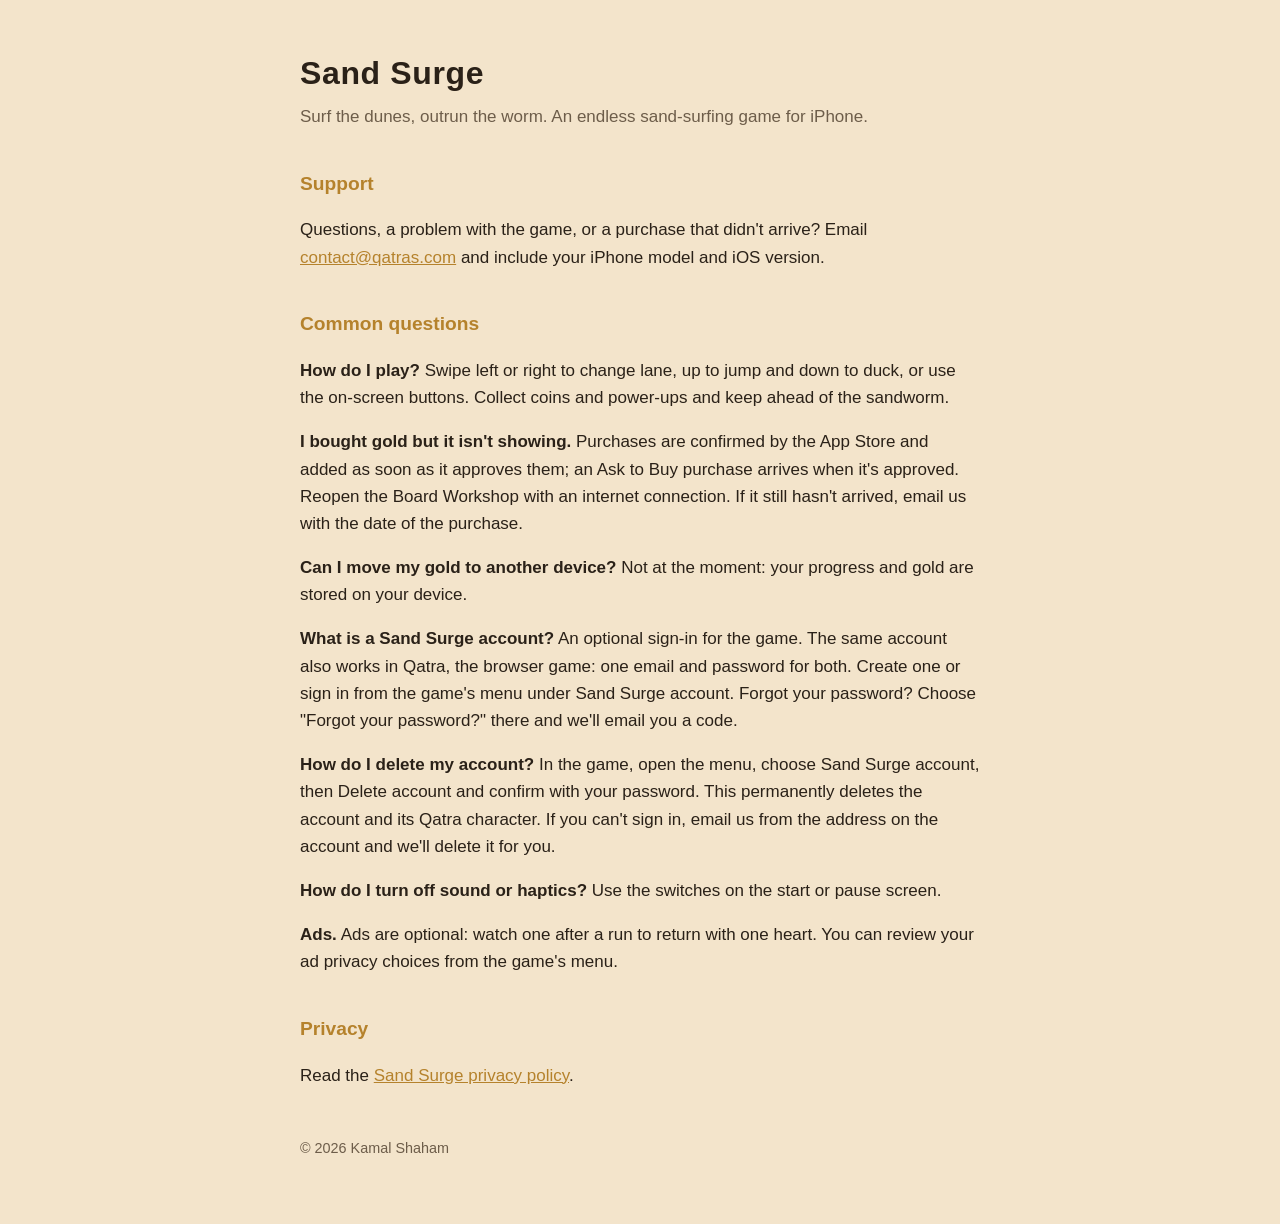
<file: index.html>
<!doctype html>
<html lang="en">
<head>
<meta charset="utf-8">
<meta name="viewport" content="width=device-width, initial-scale=1">
<title>Sand Surge Support</title>
<link rel="stylesheet" href="style.css">
</head>
<body>
<main>
<h1>Sand Surge</h1>
<p class="tagline">Surf the dunes, outrun the worm. An endless sand-surfing game for iPhone.</p>

<h2>Support</h2>
<p>Questions, a problem with the game, or a purchase that didn't arrive? Email
<a href="mailto:contact@qatras.com">contact@qatras.com</a> and include your iPhone model and iOS version.</p>

<h2>Common questions</h2>
<p><strong>How do I play?</strong> Swipe left or right to change lane, up to jump and down to duck, or use the on-screen buttons. Collect coins and power-ups and keep ahead of the sandworm.</p>
<p><strong>I bought gold but it isn't showing.</strong> Purchases are confirmed by the App Store and added as soon as it approves them; an Ask to Buy purchase arrives when it's approved. Reopen the Board Workshop with an internet connection. If it still hasn't arrived, email us with the date of the purchase.</p>
<p><strong>Can I move my gold to another device?</strong> Not at the moment: your progress and gold are stored on your device.</p>
<p><strong>What is a Sand Surge account?</strong> An optional sign-in for the game. The same account also works in Qatra, the browser game: one email and password for both. Create one or sign in from the game's menu under Sand Surge account. Forgot your password? Choose "Forgot your password?" there and we'll email you a code.</p>
<p><strong>How do I delete my account?</strong> In the game, open the menu, choose Sand Surge account, then Delete account and confirm with your password. This permanently deletes the account and its Qatra character. If you can't sign in, email us from the address on the account and we'll delete it for you.</p>
<p><strong>How do I turn off sound or haptics?</strong> Use the switches on the start or pause screen.</p>
<p><strong>Ads.</strong> Ads are optional: watch one after a run to return with one heart. You can review your ad privacy choices from the game's menu.</p>

<h2>Privacy</h2>
<p>Read the <a href="privacy/">Sand Surge privacy policy</a>.</p>

<footer>&copy; 2026 Kamal Shaham</footer>
</main>
</body>
</html>
</file>
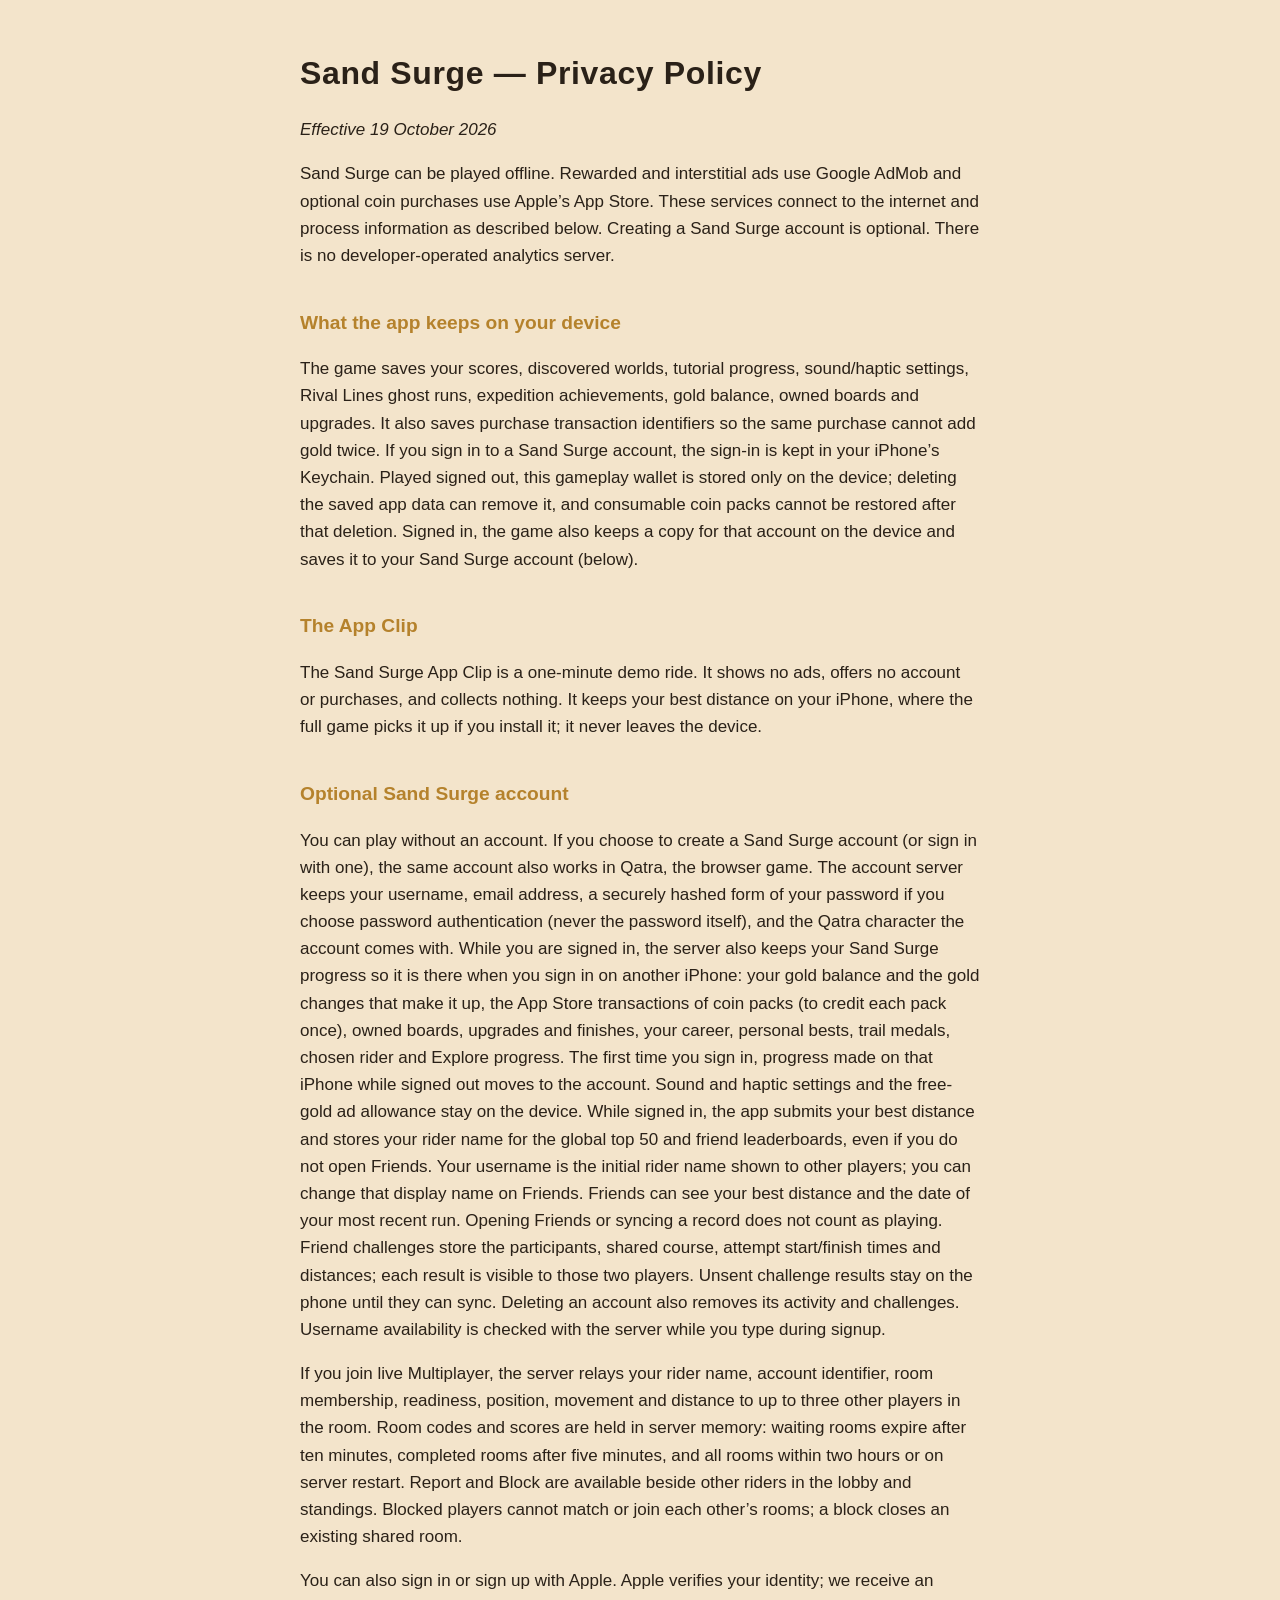
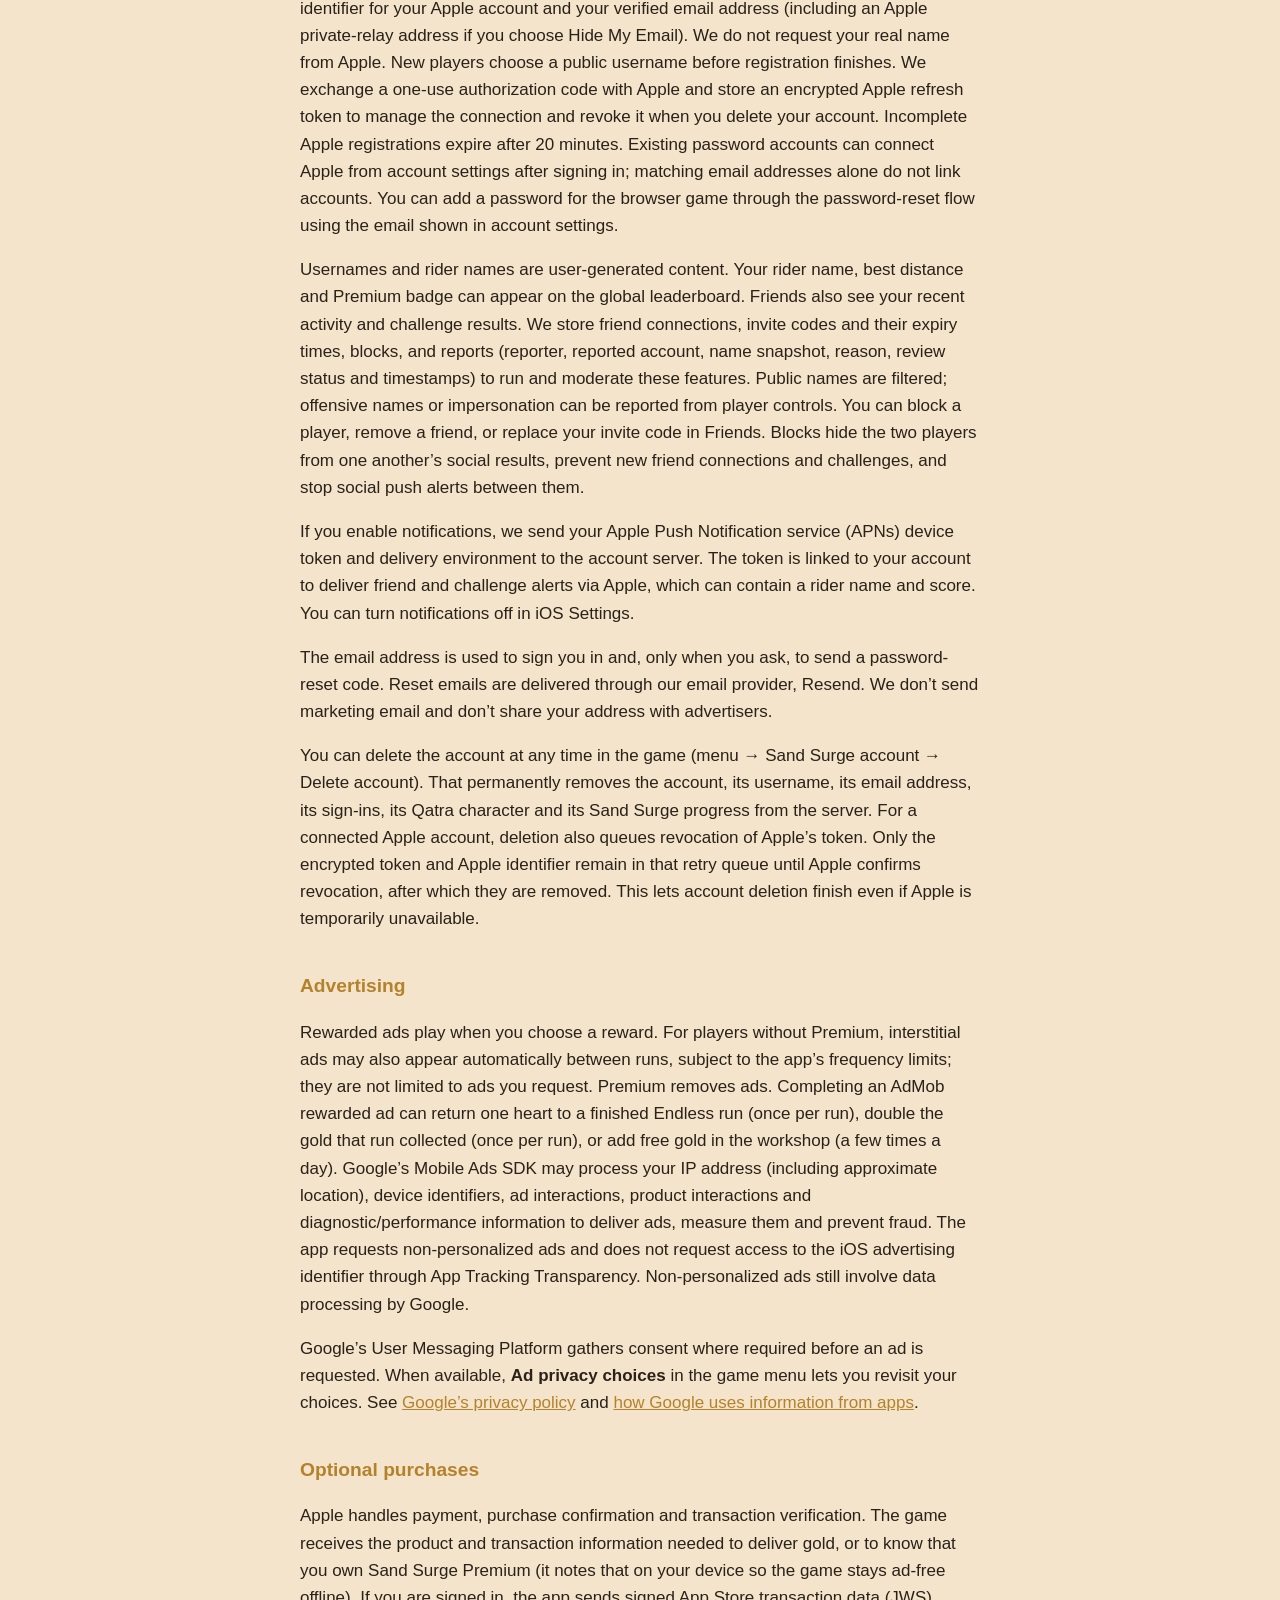
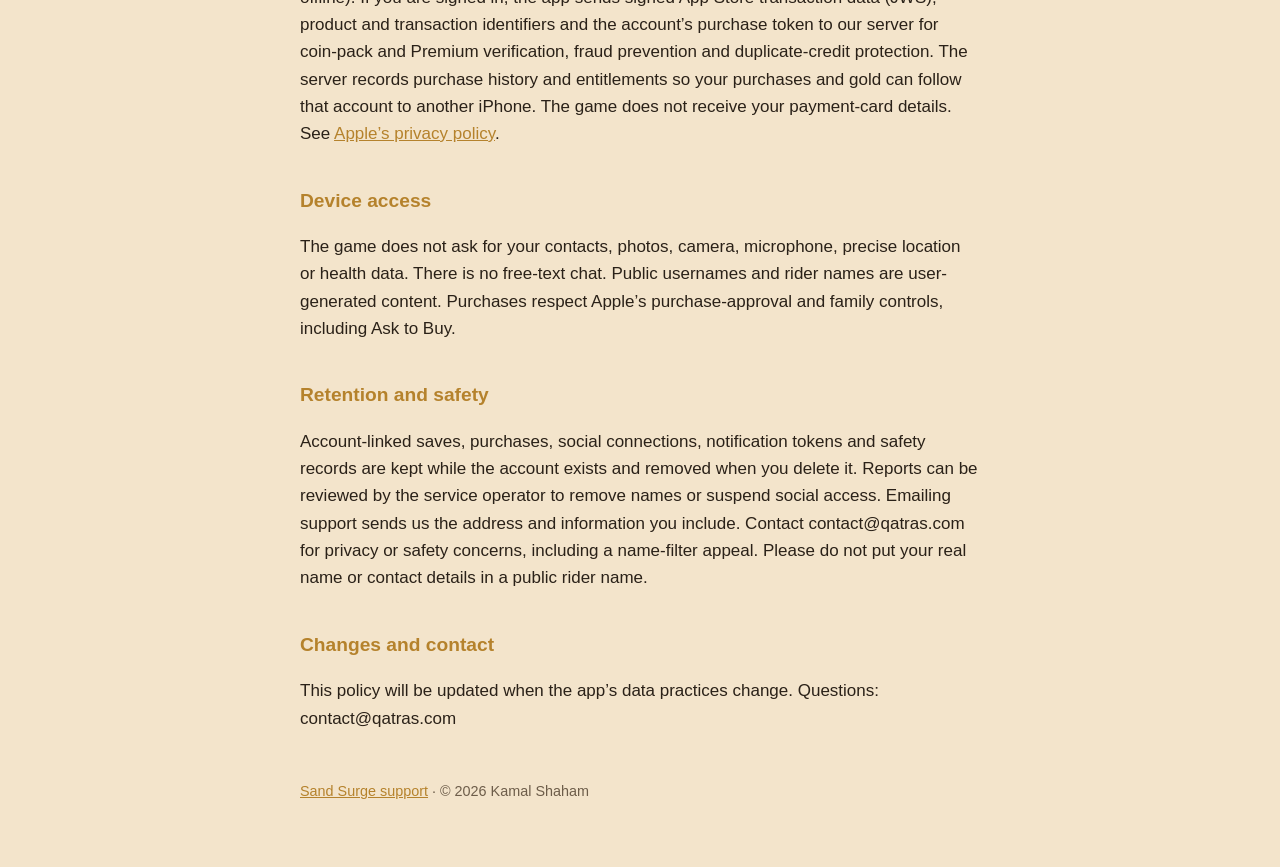
<file: privacy/index.html>
<!doctype html>
<html lang="en">
<head>
<meta charset="utf-8">
<meta name="viewport" content="width=device-width, initial-scale=1">
<title>Sand Surge Privacy Policy</title>
<link rel="stylesheet" href="../style.css">
</head>
<body>
<main>
<h1 id="sand-surge-privacy-policy">Sand Surge — Privacy Policy</h1>
<p><em>Effective 19 October 2026</em></p>
<p>Sand Surge can be played offline. Rewarded and interstitial ads use
Google AdMob and optional coin purchases use Apple’s App Store. These
services connect to the internet and process information as described
below. Creating a Sand Surge account is optional. There is no
developer-operated analytics server.</p>
<h2 id="what-the-app-keeps-on-your-device">What the app keeps on your
device</h2>
<p>The game saves your scores, discovered worlds, tutorial progress,
sound/haptic settings, Rival Lines ghost runs, expedition achievements,
gold balance, owned boards and upgrades. It also saves purchase
transaction identifiers so the same purchase cannot add gold twice. If
you sign in to a Sand Surge account, the sign-in is kept in your
iPhone’s Keychain. Played signed out, this gameplay wallet is stored
only on the device; deleting the saved app data can remove it, and
consumable coin packs cannot be restored after that deletion. Signed in,
the game also keeps a copy for that account on the device and saves it
to your Sand Surge account (below).</p>
<h2 id="the-app-clip">The App Clip</h2>
<p>The Sand Surge App Clip is a one-minute demo ride. It shows no ads,
offers no account or purchases, and collects nothing. It keeps your best
distance on your iPhone, where the full game picks it up if you install
it; it never leaves the device.</p>
<h2 id="optional-sand-surge-account">Optional Sand Surge account</h2>
<p>You can play without an account. If you choose to create a Sand Surge
account (or sign in with one), the same account also works in Qatra, the
browser game. The account server keeps your username, email address, a
securely hashed form of your password if you choose password
authentication (never the password itself), and the Qatra character the
account comes with. While you are signed in, the server also keeps your
Sand Surge progress so it is there when you sign in on another iPhone:
your gold balance and the gold changes that make it up, the App Store
transactions of coin packs (to credit each pack once), owned boards,
upgrades and finishes, your career, personal bests, trail medals, chosen
rider and Explore progress. The first time you sign in, progress made on
that iPhone while signed out moves to the account. Sound and haptic
settings and the free-gold ad allowance stay on the device. While signed
in, the app submits your best distance and stores your rider name for
the global top 50 and friend leaderboards, even if you do not open
Friends. Your username is the initial rider name shown to other players;
you can change that display name on Friends. Friends can see your best
distance and the date of your most recent run. Opening Friends or
syncing a record does not count as playing. Friend challenges store the
participants, shared course, attempt start/finish times and distances;
each result is visible to those two players. Unsent challenge results
stay on the phone until they can sync. Deleting an account also removes
its activity and challenges. Username availability is checked with the
server while you type during signup.</p>
<p>If you join live Multiplayer, the server relays your rider name,
account identifier, room membership, readiness, position, movement and
distance to up to three other players in the room. Room codes and scores
are held in server memory: waiting rooms expire after ten minutes,
completed rooms after five minutes, and all rooms within two hours or on
server restart. Report and Block are available beside other riders in
the lobby and standings. Blocked players cannot match or join each
other’s rooms; a block closes an existing shared room.</p>
<p>You can also sign in or sign up with Apple. Apple verifies your
identity; we receive an identifier for your Apple account and your
verified email address (including an Apple private-relay address if you
choose Hide My Email). We do not request your real name from Apple. New
players choose a public username before registration finishes. We
exchange a one-use authorization code with Apple and store an encrypted
Apple refresh token to manage the connection and revoke it when you
delete your account. Incomplete Apple registrations expire after 20
minutes. Existing password accounts can connect Apple from account
settings after signing in; matching email addresses alone do not link
accounts. You can add a password for the browser game through the
password-reset flow using the email shown in account settings.</p>
<p>Usernames and rider names are user-generated content. Your rider
name, best distance and Premium badge can appear on the global
leaderboard. Friends also see your recent activity and challenge
results. We store friend connections, invite codes and their expiry
times, blocks, and reports (reporter, reported account, name snapshot,
reason, review status and timestamps) to run and moderate these
features. Public names are filtered; offensive names or impersonation
can be reported from player controls. You can block a player, remove a
friend, or replace your invite code in Friends. Blocks hide the two
players from one another’s social results, prevent new friend
connections and challenges, and stop social push alerts between
them.</p>
<p>If you enable notifications, we send your Apple Push Notification
service (APNs) device token and delivery environment to the account
server. The token is linked to your account to deliver friend and
challenge alerts via Apple, which can contain a rider name and score.
You can turn notifications off in iOS Settings.</p>
<p>The email address is used to sign you in and, only when you ask, to
send a password-reset code. Reset emails are delivered through our email
provider, Resend. We don’t send marketing email and don’t share your
address with advertisers.</p>
<p>You can delete the account at any time in the game (menu → Sand Surge
account → Delete account). That permanently removes the account, its
username, its email address, its sign-ins, its Qatra character and its
Sand Surge progress from the server. For a connected Apple account,
deletion also queues revocation of Apple’s token. Only the encrypted
token and Apple identifier remain in that retry queue until Apple
confirms revocation, after which they are removed. This lets account
deletion finish even if Apple is temporarily unavailable.</p>
<h2 id="advertising">Advertising</h2>
<p>Rewarded ads play when you choose a reward. For players without
Premium, interstitial ads may also appear automatically between runs,
subject to the app’s frequency limits; they are not limited to ads you
request. Premium removes ads. Completing an AdMob rewarded ad can return
one heart to a finished Endless run (once per run), double the gold that
run collected (once per run), or add free gold in the workshop (a few
times a day). Google’s Mobile Ads SDK may process your IP address
(including approximate location), device identifiers, ad interactions,
product interactions and diagnostic/performance information to deliver
ads, measure them and prevent fraud. The app requests non-personalized
ads and does not request access to the iOS advertising identifier
through App Tracking Transparency. Non-personalized ads still involve
data processing by Google.</p>
<p>Google’s User Messaging Platform gathers consent where required
before an ad is requested. When available, <strong>Ad privacy
choices</strong> in the game menu lets you revisit your choices. See <a
href="https://policies.google.com/privacy">Google’s privacy policy</a>
and <a href="https://policies.google.com/technologies/partner-sites">how
Google uses information from apps</a>.</p>
<h2 id="optional-purchases">Optional purchases</h2>
<p>Apple handles payment, purchase confirmation and transaction
verification. The game receives the product and transaction information
needed to deliver gold, or to know that you own Sand Surge Premium (it
notes that on your device so the game stays ad-free offline). If you are
signed in, the app sends signed App Store transaction data (JWS),
product and transaction identifiers and the account’s purchase token to
our server for coin-pack and Premium verification, fraud prevention and
duplicate-credit protection. The server records purchase history and
entitlements so your purchases and gold can follow that account to
another iPhone. The game does not receive your payment-card details. See
<a href="https://www.apple.com/legal/privacy/">Apple’s privacy
policy</a>.</p>
<h2 id="device-access">Device access</h2>
<p>The game does not ask for your contacts, photos, camera, microphone,
precise location or health data. There is no free-text chat. Public
usernames and rider names are user-generated content. Purchases respect
Apple’s purchase-approval and family controls, including Ask to Buy.</p>
<h2 id="retention-and-safety">Retention and safety</h2>
<p>Account-linked saves, purchases, social connections, notification
tokens and safety records are kept while the account exists and removed
when you delete it. Reports can be reviewed by the service operator to
remove names or suspend social access. Emailing support sends us the
address and information you include. Contact contact@qatras.com for
privacy or safety concerns, including a name-filter appeal. Please do
not put your real name or contact details in a public rider name.</p>
<h2 id="changes-and-contact">Changes and contact</h2>
<p>This policy will be updated when the app’s data practices change.
Questions: contact@qatras.com</p>

<footer><a href="../">Sand Surge support</a> &middot; &copy; 2026 Kamal Shaham</footer>
</main>
</body>
</html>
</file>
<file: style.css>
:root { --sand: #f3e4cb; --ink: #2a2118; --gold: #b5822c; --muted: #6d5d4a; }
* { box-sizing: border-box; }
body { margin: 0; background: var(--sand); color: var(--ink);
  font: 17px/1.6 -apple-system, BlinkMacSystemFont, "Segoe UI", sans-serif; }
main { max-width: 720px; margin: 0 auto; padding: 48px 20px 64px; }
h1 { font-size: 2rem; margin: 0 0 4px; letter-spacing: 0.02em; }
h2 { font-size: 1.2rem; margin-top: 2em; color: var(--gold); }
a { color: var(--gold); }
.tagline { color: var(--muted); margin-top: 0; }
footer { margin-top: 48px; color: var(--muted); font-size: 0.9rem; }
</file>
